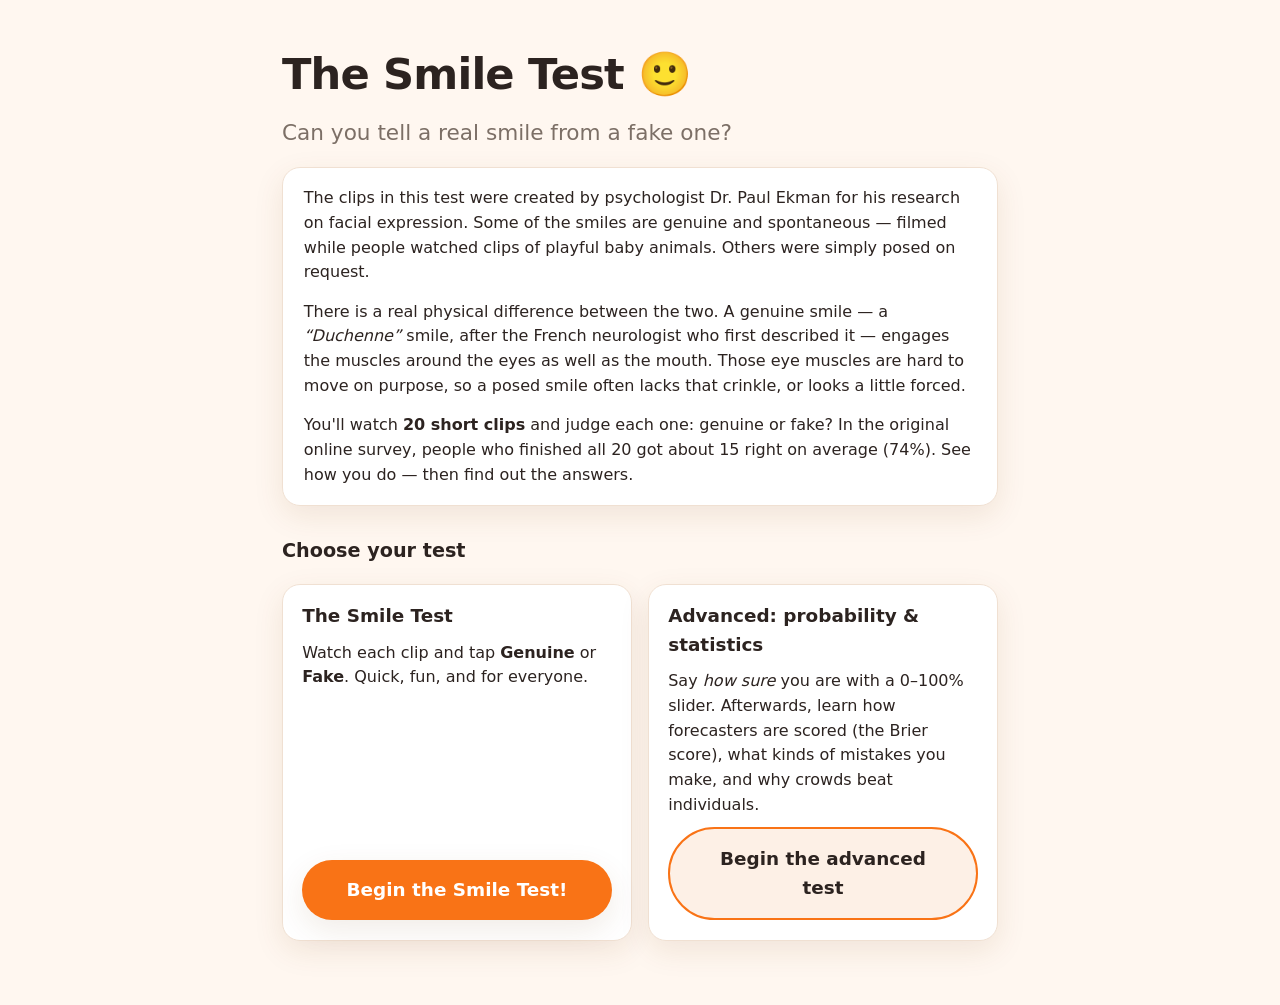
<file: index.html>
<!doctype html>
<html lang="en">
  <head>
    <meta charset="utf-8" />
    <meta name="viewport" content="width=device-width, initial-scale=1" />
    <title>The Smile Test</title>
    <meta
      name="description"
      content="Can you tell a genuine smile from a posed one? Watch 20 clips and find out how you compare."
    />
    <link rel="stylesheet" href="styles.css" />
  </head>
  <body>
    <main id="app"><!-- screens are mounted here by js/app.js --></main>
    <script type="module" src="js/app.js"></script>
  </body>
</html>
</file>
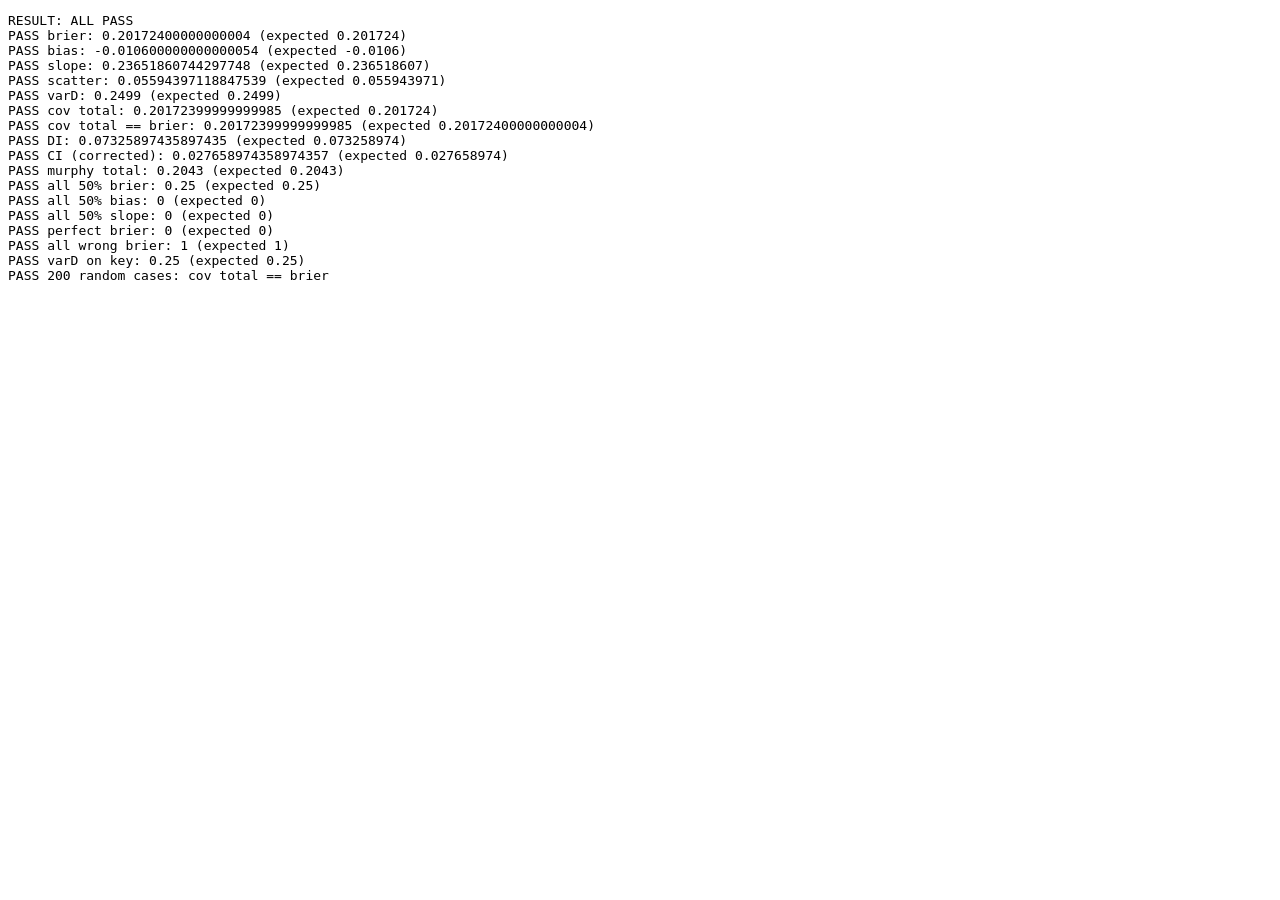
<file: tests/brier.test.html>
<!doctype html>
<html lang="en">
  <head>
    <meta charset="utf-8" />
    <title>brier.js tests</title>
  </head>
  <body>
    <!-- Serve the repo root over http (python -m http.server 8000), then open
         http://localhost:8000/tests/brier.test.html, or headless:
         msedge --headless --virtual-time-budget=3000 --dump-dom <url> -->
    <pre id="out">running…</pre>
    <script type="module">
      import { F, D, EXPECTED } from "./brier_fixture.js";
      import { brierScore, covarianceDecomp, murphyDecomp } from "../js/brier.js";

      const lines = [];
      let failures = 0;
      function check(name, actual, expected, tol = 1e-6) {
        const ok = Math.abs(actual - expected) <= tol;
        if (!ok) failures += 1;
        lines.push(`${ok ? "PASS" : "FAIL"} ${name}: ${actual} (expected ${expected})`);
      }

      // Workbook sample (100 items).
      const cov = covarianceDecomp(F, D);
      const mur = murphyDecomp(F, D);
      check("brier", brierScore(F, D), EXPECTED.brier);
      check("bias", cov.bias, EXPECTED.bias);
      check("slope", cov.slope, EXPECTED.slope);
      check("scatter", cov.scatter, EXPECTED.scatter);
      check("varD", cov.varD, EXPECTED.varD);
      check("cov total", cov.total, EXPECTED.covTotal);
      check("cov total == brier", cov.total, brierScore(F, D), 1e-9);
      check("DI", mur.di, EXPECTED.di);
      check("CI (corrected)", mur.ci, EXPECTED.ci);
      check("murphy total", mur.total, EXPECTED.murphyTotal);

      // Edge cases on the real 10 G / 10 F answer key.
      const d20 = [...Array(10).fill(1), ...Array(10).fill(0)];
      const all50 = Array(20).fill(0.5);
      check("all 50% brier", brierScore(all50, d20), 0.25, 1e-12);
      check("all 50% bias", covarianceDecomp(all50, d20).bias, 0, 1e-12);
      check("all 50% slope", covarianceDecomp(all50, d20).slope, 0, 1e-12);
      check("perfect brier", brierScore(d20, d20), 0, 1e-12);
      check("all wrong brier", brierScore(d20.map((x) => 1 - x), d20), 1, 1e-12);
      check("varD on key", covarianceDecomp(all50, d20).varD, 0.25, 1e-12);

      // Random judgments: covariance decomposition must stay exact.
      for (let t = 0; t < 200; t++) {
        const f = d20.map(() => Math.round(Math.random() * 100) / 100);
        const err = Math.abs(covarianceDecomp(f, d20).total - brierScore(f, d20));
        if (err > 1e-9) {
          failures += 1;
          lines.push(`FAIL random #${t}: cov total off by ${err}`);
        }
      }
      lines.push("PASS 200 random cases: cov total == brier");

      lines.unshift(failures ? `RESULT: ${failures} FAILURE(S)` : "RESULT: ALL PASS");
      document.getElementById("out").textContent = lines.join("\n");
    </script>
  </body>
</html>
</file>
<file: styles.css>
/* The Smile Test — warm & approachable theme.
   Light + dark aware via prefers-color-scheme. No build step; plain CSS. */

:root {
  --bg: #fff7f0;
  --surface: #ffffff;
  --surface-2: #fdf0e6;
  --text: #2c2320;
  --muted: #7c6f66;
  --border: #f0e0d2;

  --primary: #f97316; /* warm orange */
  --primary-ink: #ffffff;
  --primary-hover: #ea6a0d;

  --genuine: #f5a524; /* amber */
  --genuine-ink: #3d2a05;
  --fake: #fb7185; /* rose */
  --fake-ink: #4a0f1c;

  --correct: #2f9e6f;
  --wrong: #e5484d;

  /* Chart roles — dataviz reference palette steps (light). */
  --viz-genuine: #2a78d6; /* slot 1 blue */
  --viz-fake: #eb6834; /* slot 2 orange */
  --viz-you: #4a3aa7; /* slot 7 violet */
  --viz-crowd: #b9aea5; /* neutral context */
  --viz-add: #e34948; /* diverging warm pole */
  --viz-reduce: #2a78d6; /* diverging cool pole */
  --viz-total: #7c6f66;
  --viz-grid: #efe3d8;

  --radius: 18px;
  --radius-sm: 12px;
  --shadow: 0 10px 30px rgba(120, 72, 20, 0.10);
  --maxw: 780px;

  color-scheme: light;
}

@media (prefers-color-scheme: dark) {
  :root {
    --bg: #1b1410;
    --surface: #241b15;
    --surface-2: #2d221a;
    --text: #f4ece5;
    --muted: #b7a89c;
    --border: #3a2c22;

    --primary: #fb8b3c;
    --primary-ink: #2a1706;
    --primary-hover: #ff9d55;

    --genuine: #f5b64a;
    --genuine-ink: #2c1e04;
    --fake: #fb7f92;
    --fake-ink: #3a0c15;

    --correct: #55c496;
    --wrong: #ff6b70;

    --viz-genuine: #3987e5;
    --viz-fake: #d95926;
    --viz-you: #9085e9;
    --viz-crowd: #6f6158;
    --viz-add: #e66767;
    --viz-reduce: #3987e5;
    --viz-total: #b7a89c;
    --viz-grid: #3a2c22;

    --shadow: 0 12px 34px rgba(0, 0, 0, 0.4);
    color-scheme: dark;
  }
}

* {
  box-sizing: border-box;
}

html {
  -webkit-text-size-adjust: 100%;
}

body {
  margin: 0;
  background: var(--bg);
  color: var(--text);
  font-family: ui-rounded, "SF Pro Rounded", system-ui, -apple-system,
    "Segoe UI", Roboto, "Helvetica Neue", Arial, sans-serif;
  line-height: 1.55;
  -webkit-font-smoothing: antialiased;
}

#app {
  max-width: var(--maxw);
  margin: 0 auto;
  padding: clamp(1.25rem, 4vw, 3rem) clamp(1rem, 4vw, 2rem) 4rem;
}

.screen {
  display: flex;
  flex-direction: column;
  gap: 1.1rem;
  animation: rise 0.28s ease both;
}

@keyframes rise {
  from {
    opacity: 0;
    transform: translateY(8px);
  }
}

@media (prefers-reduced-motion: reduce) {
  .screen {
    animation: none;
  }
}

/* --- Typography ----------------------------------------------------------- */

.title {
  font-size: clamp(1.9rem, 6vw, 2.7rem);
  line-height: 1.1;
  margin: 0.2rem 0 0;
  letter-spacing: -0.02em;
}

.lead {
  font-size: clamp(1.1rem, 3vw, 1.35rem);
  color: var(--muted);
  margin: 0;
}

.prose {
  background: var(--surface);
  border: 1px solid var(--border);
  border-radius: var(--radius);
  padding: 1.1rem 1.3rem;
  box-shadow: var(--shadow);
}

.prose p {
  margin: 0 0 0.9rem;
}

.prose p:last-child {
  margin-bottom: 0;
}

.section-title {
  font-size: 1.2rem;
  margin: 0.8rem 0 0;
}

/* --- Buttons -------------------------------------------------------------- */

.btn {
  appearance: none;
  border: none;
  border-radius: 999px;
  padding: 0.85rem 1.5rem;
  font: inherit;
  font-weight: 700;
  cursor: pointer;
  transition: transform 0.08s ease, box-shadow 0.15s ease, background 0.15s ease;
  box-shadow: var(--shadow);
}

.btn:hover {
  transform: translateY(-1px);
}

.btn:active {
  transform: translateY(1px) scale(0.99);
}

.btn:focus-visible {
  outline: 3px solid var(--primary);
  outline-offset: 3px;
}

.btn-lg {
  padding: 1rem 1.8rem;
  font-size: 1.15rem;
}

.btn-primary {
  background: var(--primary);
  color: var(--primary-ink);
  align-self: flex-start;
}

.btn-primary:hover {
  background: var(--primary-hover);
}

/* --- Quiz screen ---------------------------------------------------------- */

.progress {
  display: flex;
  flex-direction: column;
  gap: 0.5rem;
}

.progress-text {
  font-weight: 700;
  color: var(--muted);
}

.progress-bar {
  height: 10px;
  background: var(--surface-2);
  border-radius: 999px;
  overflow: hidden;
}

.progress-fill {
  height: 100%;
  background: linear-gradient(90deg, var(--genuine), var(--primary));
  border-radius: 999px;
  transition: width 0.3s ease;
}

.player {
  position: relative;
  width: 100%;
  aspect-ratio: 16 / 9;
  background: #000;
  border-radius: var(--radius);
  overflow: hidden;
  box-shadow: var(--shadow);
}

.video-frame {
  position: absolute;
  inset: 0;
  width: 100%;
  height: 100%;
  border: 0;
}

.prompt {
  text-align: center;
  font-size: 1.2rem;
  font-weight: 700;
  margin: 0.4rem 0 0;
}

.choices {
  display: grid;
  grid-template-columns: 1fr 1fr;
  gap: 1rem;
}

.btn-genuine {
  background: var(--genuine);
  color: var(--genuine-ink);
  font-size: 1.15rem;
  padding: 1.1rem;
}

.btn-fake {
  background: var(--fake);
  color: var(--fake-ink);
  font-size: 1.15rem;
  padding: 1.1rem;
}

/* --- Summary screen ------------------------------------------------------- */

.score {
  font-size: clamp(1.3rem, 4vw, 1.7rem);
  margin: 0;
}

.score strong {
  color: var(--primary);
}

.score-sub {
  color: var(--muted);
  margin: 0;
  font-size: 1.1rem;
}

.combined {
  width: 100%;
  height: auto;
  border-radius: var(--radius);
  border: 1px solid var(--border);
  box-shadow: var(--shadow);
}

.review-list {
  list-style: none;
  margin: 0;
  padding: 0;
  display: flex;
  flex-direction: column;
  gap: 0.7rem;
}

.review-row {
  display: flex;
  align-items: center;
  gap: 0.9rem;
  background: var(--surface);
  border: 1px solid var(--border);
  border-left: 6px solid var(--border);
  border-radius: var(--radius-sm);
  padding: 0.6rem 0.8rem;
}

.review-row.is-correct {
  border-left-color: var(--correct);
}

.review-row.is-wrong {
  border-left-color: var(--wrong);
}

.thumb {
  width: 84px;
  height: 84px;
  object-fit: cover;
  border-radius: 10px;
  background: var(--surface-2);
  flex: none;
}

.review-meta {
  min-width: 0;
}

.review-label {
  font-weight: 700;
}

.review-answers {
  display: flex;
  flex-wrap: wrap;
  align-items: center;
  gap: 0.4rem 0.6rem;
  margin-top: 0.25rem;
}

.badge {
  background: var(--surface-2);
  color: var(--muted);
  border-radius: 999px;
  padding: 0.15rem 0.6rem;
  font-size: 0.9rem;
  font-weight: 600;
}

.mark {
  font-weight: 800;
  font-size: 1.1rem;
}

.is-correct .mark {
  color: var(--correct);
}

.is-wrong .mark {
  color: var(--wrong);
}

.summary-actions {
  display: flex;
  flex-direction: column;
  gap: 0.7rem;
  align-items: center;
  margin-top: 0.6rem;
  text-align: center;
}

.summary-actions .btn-primary {
  align-self: center;
}

.soon {
  color: var(--muted);
  font-size: 0.95rem;
  margin: 0;
}

/* --- Intro: mode choice --------------------------------------------------- */

.mode-cards {
  display: grid;
  grid-template-columns: repeat(auto-fit, minmax(260px, 1fr));
  gap: 1rem;
}

.mode-card {
  display: flex;
  flex-direction: column;
  gap: 0.6rem;
  background: var(--surface);
  border: 1px solid var(--border);
  border-radius: var(--radius);
  padding: 1.1rem 1.2rem 1.2rem;
  box-shadow: var(--shadow);
}

.mode-card h3 {
  margin: 0;
  font-size: 1.15rem;
}

.mode-card p {
  margin: 0;
  flex: 1;
}

.mode-card .btn {
  align-self: stretch;
  text-align: center;
}

.btn-secondary {
  background: var(--surface-2);
  color: var(--text);
  border: 2px solid var(--primary);
  box-shadow: none;
}

.btn-secondary:hover {
  background: var(--border);
}

.btn:disabled {
  opacity: 0.45;
  cursor: not-allowed;
  transform: none;
}

/* --- Advanced: slider quiz screen ----------------------------------------- */

.slider-wrap {
  background: var(--surface);
  border: 1px solid var(--border);
  border-radius: var(--radius);
  padding: 1rem 1.2rem 0.8rem;
  box-shadow: var(--shadow);
}

.slider-readout {
  text-align: center;
  color: var(--muted);
  margin-bottom: 0.6rem;
}

.slider-readout strong {
  font-size: 1.6rem;
  color: var(--text);
  margin-right: 0.3rem;
}

.prob-slider {
  -webkit-appearance: none;
  appearance: none;
  width: 100%;
  height: 14px;
  border-radius: 999px;
  background: linear-gradient(90deg, var(--fake) 0%, var(--surface-2) 50%, var(--genuine) 100%);
  outline: none;
  margin: 0.6rem 0;
}

.prob-slider::-webkit-slider-thumb {
  -webkit-appearance: none;
  width: 34px;
  height: 34px;
  border-radius: 50%;
  background: var(--surface);
  border: 4px solid var(--primary);
  box-shadow: var(--shadow);
  cursor: grab;
}

.prob-slider::-moz-range-thumb {
  width: 28px;
  height: 28px;
  border-radius: 50%;
  background: var(--surface);
  border: 4px solid var(--primary);
  cursor: grab;
}

.prob-slider:focus-visible {
  outline: 3px solid var(--primary);
  outline-offset: 6px;
}

.slider-ends {
  display: flex;
  justify-content: space-between;
  color: var(--muted);
  font-size: 0.9rem;
  line-height: 1.3;
}

.slider-ends span:last-child {
  text-align: right;
}

.next-btn {
  align-self: center;
  min-width: 12rem;
}

/* --- Advanced: results walkthrough ---------------------------------------- */

.stepper {
  display: flex;
  align-items: center;
  justify-content: space-between;
  gap: 1rem;
}

.step-dots {
  display: flex;
  gap: 0.4rem;
  list-style: none;
  margin: 0;
  padding: 0;
}

.step-dots li {
  width: 12px;
  height: 12px;
  border-radius: 50%;
  background: var(--surface-2);
  border: 2px solid var(--border);
}

.step-dots li.is-done {
  background: var(--genuine);
  border-color: var(--genuine);
}

.step-dots li.is-current {
  background: var(--primary);
  border-color: var(--primary);
}

.results .prose ul {
  margin: 0 0 0.9rem;
  padding-left: 1.2rem;
}

.formula {
  text-align: center;
  font-size: 1.1rem;
  font-weight: 700;
  background: var(--surface-2);
  border-radius: var(--radius-sm);
  padding: 0.6rem 0.8rem;
}

var {
  font-style: italic;
  font-family: Georgia, "Times New Roman", serif;
}

.muted {
  color: var(--muted);
}

.callout {
  background: var(--surface-2);
  border-left: 6px solid var(--primary);
  border-radius: var(--radius-sm);
  padding: 0.8rem 1rem;
}

.stat-row {
  display: grid;
  grid-template-columns: repeat(auto-fit, minmax(150px, 1fr));
  gap: 0.8rem;
}

.stat {
  background: var(--surface);
  border: 1px solid var(--border);
  border-radius: var(--radius-sm);
  padding: 0.8rem 1rem;
}

.stat-you {
  border: 2px solid var(--viz-you);
}

.stat-num {
  font-size: 1.7rem;
  font-weight: 800;
  font-variant-numeric: tabular-nums;
}

.stat-label {
  color: var(--muted);
  font-size: 0.9rem;
}

.cards {
  display: grid;
  grid-template-columns: repeat(auto-fit, minmax(260px, 1fr));
  gap: 0.8rem;
}

.card {
  background: var(--surface);
  border: 1px solid var(--border);
  border-radius: var(--radius-sm);
  padding: 0.9rem 1rem;
}

.card h3 {
  margin: 0 0 0.4rem;
  font-size: 1rem;
}

.card p {
  margin: 0;
}

.details summary {
  cursor: pointer;
  font-weight: 700;
  padding: 0.4rem 0;
}

.table-wrap {
  overflow-x: auto;
}

.data-table {
  width: 100%;
  border-collapse: collapse;
  font-variant-numeric: tabular-nums;
  font-size: 0.95rem;
}

.data-table th,
.data-table td {
  text-align: left;
  padding: 0.4rem 0.6rem;
  border-bottom: 1px solid var(--border);
  white-space: nowrap;
}

.data-table tfoot td {
  border-bottom: none;
}

.step-nav {
  display: flex;
  justify-content: space-between;
  gap: 0.8rem;
  flex-wrap: wrap;
  margin-top: 0.6rem;
}

.step-nav .btn-primary {
  align-self: auto;
}

/* --- Charts --------------------------------------------------------------- */

.figure {
  margin: 0;
  background: var(--surface);
  border: 1px solid var(--border);
  border-radius: var(--radius);
  padding: 0.9rem 1rem;
}

.figure figcaption {
  color: var(--muted);
  font-size: 0.92rem;
  margin-top: 0.5rem;
}

.chart {
  display: block;
  width: 100%;
  height: auto;
  font-family: inherit;
}

.chart .grid {
  stroke: var(--viz-grid);
  stroke-width: 1;
}

.chart .grid-strong,
.chart .axis {
  stroke: var(--muted);
  stroke-width: 1.5;
}

.chart .tick,
.chart .annot {
  fill: var(--muted);
  font-size: 13px;
}

.chart .tick-you {
  fill: var(--text);
  font-weight: 800;
}

.chart .row-label,
.chart .value {
  fill: var(--text);
  font-size: 15px;
  font-weight: 600;
}

.chart .row-label.small {
  font-size: 13px;
  font-weight: 500;
}

.chart .group-label,
.chart .axis-title {
  fill: var(--muted);
  font-size: 13px;
  font-weight: 700;
}

.chart .direct-label {
  fill: var(--text);
  font-size: 14px;
  font-weight: 800;
}

.chart .dot {
  stroke: var(--surface);
  stroke-width: 2;
}

.chart .dot.genuine.is-filled {
  fill: var(--viz-genuine);
}

.chart .dot.fake.is-filled {
  fill: var(--viz-fake);
}

.chart .dot.is-hollow {
  fill: var(--surface);
  stroke-width: 3;
}

.chart .dot.genuine.is-hollow {
  stroke: var(--viz-genuine);
}

.chart .dot.fake.is-hollow {
  stroke: var(--viz-fake);
}

.chart .dot.you {
  fill: var(--viz-you);
}

.chart .dot.crowd {
  fill: var(--viz-crowd);
}

.chart .link {
  stroke: var(--viz-grid);
  stroke-width: 3;
}

.chart .mean-line {
  stroke: var(--text);
  stroke-width: 2;
  stroke-dasharray: 5 4;
}

.chart .mean-line.genuine {
  stroke: var(--viz-genuine);
}

.chart .mean-line.fake {
  stroke: var(--viz-fake);
}

.chart .mean-label {
  fill: var(--text);
  font-size: 12px;
  font-weight: 700;
}

/* Halo so reference lines pass behind labels instead of through them. */
.chart .mean-label,
.chart .direct-label,
.chart .annot {
  paint-order: stroke;
  stroke: var(--surface);
  stroke-width: 5px;
  stroke-linejoin: round;
}

.chart .bar-add {
  fill: var(--viz-add);
}

.chart .bar-reduce {
  fill: var(--viz-reduce);
}

.chart .bar-total {
  fill: var(--viz-total);
}

.chart .bar-crowd {
  fill: var(--viz-crowd);
}

.chart .bar-you {
  fill: var(--viz-you);
}

.chart .diagonal {
  stroke: var(--muted);
  stroke-width: 1.5;
  stroke-dasharray: 6 5;
}

.chart .cal-dot {
  fill: var(--viz-genuine);
  fill-opacity: 0.8;
  stroke: var(--surface);
  stroke-width: 2;
}

.chart circle:hover,
.chart rect:hover {
  stroke: var(--text);
  stroke-width: 2;
}

.legend {
  display: flex;
  flex-wrap: wrap;
  gap: 0.4rem 1rem;
  font-size: 0.9rem;
  color: var(--muted);
  margin-top: 0.4rem;
}

.legend span {
  display: inline-flex;
  align-items: center;
  gap: 0.35rem;
}

.key {
  display: inline-block;
  width: 12px;
  height: 12px;
  border-radius: 50%;
}

.key-genuine { background: var(--viz-genuine); }
.key-fake { background: var(--viz-fake); }
.key-you { background: var(--viz-you); }
.key-crowd { background: var(--viz-crowd); }
.key-filled { background: var(--muted); }
.key-hollow { border: 3px solid var(--muted); }
.key-add { background: var(--viz-add); border-radius: 3px; }
.key-reduce { background: var(--viz-reduce); border-radius: 3px; }
.key-total { background: var(--viz-total); border-radius: 3px; }

/* --- Utilities ------------------------------------------------------------ */

.sr-only {
  position: absolute;
  width: 1px;
  height: 1px;
  padding: 0;
  margin: -1px;
  overflow: hidden;
  clip: rect(0, 0, 0, 0);
  white-space: nowrap;
  border: 0;
}

@media (max-width: 420px) {
  .choices {
    grid-template-columns: 1fr;
  }
  .step-nav .btn {
    flex: 1 1 100%;
  }
  .thumb {
    width: 64px;
    height: 64px;
  }
}
</file>
